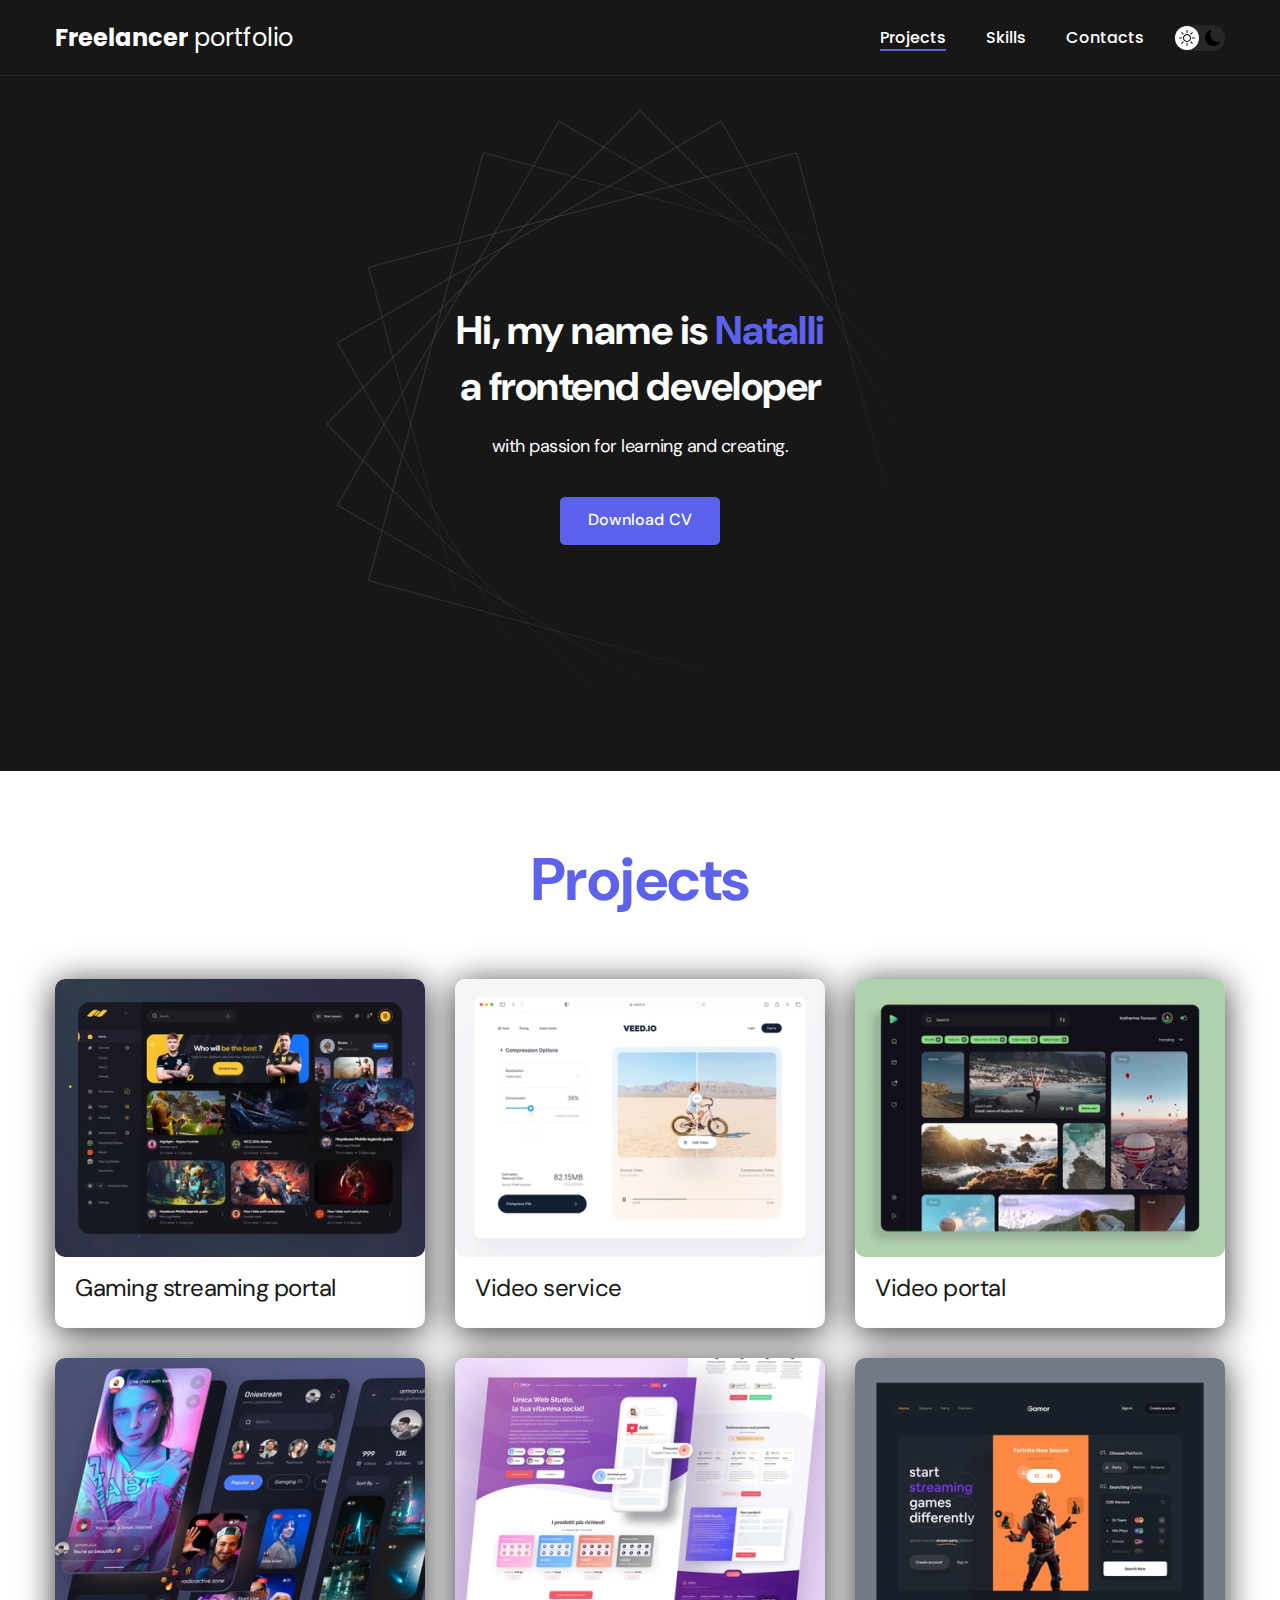
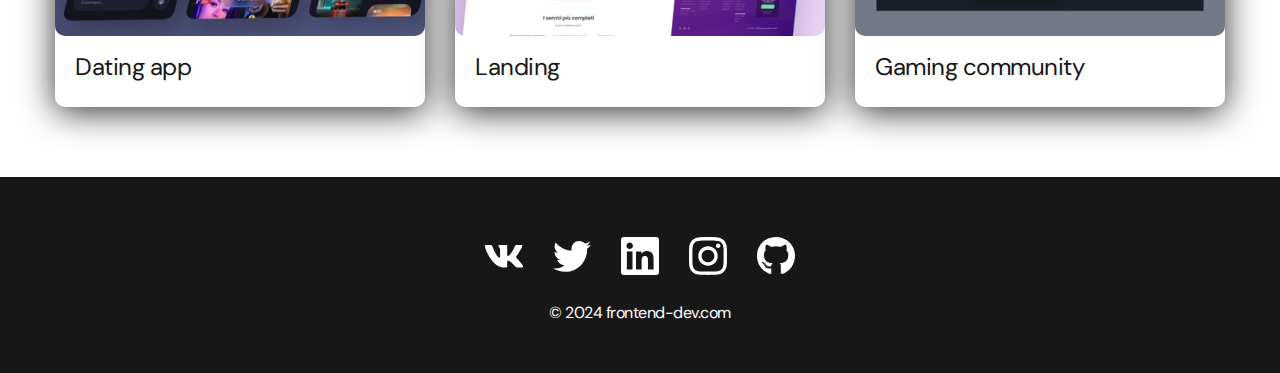
<file: index.html>
<!DOCTYPE html>
<html lang="en">
<head>
    <meta charset="UTF-8">
    <meta http-equiv="X-UA-Compatible" content="IE=edge">
    <meta name="viewport" content="width=device-width, initial-scale=1.0">
    <title>Freelancer portfolio</title>
    <link rel="stylesheet" href="./css/reset.css">
    <link rel="stylesheet" href="./css/main.css">
</head>
<body>
    <nav class="nav">
        <div class="conteiner">
            <div class="nav-row">
                <a href="./index.html" class="logo"><strong>Freelancer</strong> portfolio</a>
                <button class="dark-mode-btn">
                    <img src="./css/img/icon/Sun.svg" alt="light mode" class="dark-mode-btn__icon">
                    <img src="./css/img/icon/Vector.svg" alt="dark mode" class="dark-mode-btn__icon">
                </button>
                <ul class="nav-list">
                    <li class="nav-list__item"><a class="nav-list__link nav-list__link--active "  href="./index.html"> Projects</a></li>
                    <li class="nav-list__item"><a class="nav-list__link" href="./projekt-skils.html"> Skills</a></li> 
                    <li class="nav-list__item"><a class="nav-list__link" href="./projekt-contacts.html"> Contacts</a></li>  
                </ul>
            </div>
        </div>   
    </nav>
    <header class="header">
        <div class="header__wrapper">
            <h1 class="header__title">
                <strong>Hi, my name is <em> Natalli </em></strong><br>
                a frontend developer
            </h1>
            <div class="header__text">
                <p>with passion for learning and creating.</p>
            </div>
            <a href="#!" class="btn">Download CV</a>
         </div>
    </header>
    <main class="section">
        <div class="conteiner">
            <h2 class="title-1">Projects</h2>
            <ul class="projects">
                <li class="project">
                    <a href="./projekt-page.html">
                        <img src="./css/img/projekt/01.jpg" alt="project img" class="projects__img">
                        <h3 class="project__title">Gaming streaming portal</h3>
                    </a>
                </li>
                <li class="project">
                    <a href="projekt-page2.html">
                        <img src="./css/img/projekt/02.jpg" alt="project img" class="projects__img">
                        <h3 class="project__title">Video service</h3>
                    </a>
                </li>
                <li class="project">
                    <a href="projekt-page3.html">
                        <img src="./css/img/projekt/03.jpg" alt="project img" class="projects__img">
                        <h3 class="project__title">Video portal</h3>
                    </a>
                </li>
                <li class="project">
                    <a href="projekt-page4.html">
                        <img src="./css/img/projekt/04.jpg" alt="project img" class="projects__img">
                        <h3 class="project__title">Dating app</h3>
                    </a>
                </li>
                <li class="project">
                    <a href="./projekt-page5.html">
                        <img src="./css/img/projekt/05.jpg" alt="project img" class="projects__img">
                        <h3 class="project__title">Landing</h3>
                    </a>
                </li>
                <li class="project">
                    <a href="./projekt-page6.html">
                        <img src="./css/img/projekt/06.jpg" alt="project img" class="projects__img">
                        <h3 class="project__title">Gaming community</h3>
                    </a>
                </li>
            </ul>
        </div>
    </main>
    <footer class="footer">
        <div class="container">
            <div class="footer__wrapper">
                <ul class="social">
                    <li class="social__item"><a href="#!"><img src="./css/img/icon/vk.svg" alt="Link"></a></li>
                    <li class="social__item"><a href="#!"><img src="./css/img/icon/twitter.svg" alt="Link"></a></li>
                    <li class="social__item"><a href="#!"><img src="./css/img/icon/linkedIn.svg" alt="Link"></a></li>
                    <li class="social__item"><a href="#!"><img src="./css/img/icon/instagram.svg" alt="Link"></a></li>
                    <li class="social__item"><a href="#!"><img src="./css/img/icon/gitHub.svg" alt="Link"></a></li>
                </ul>
                <div class="copyright">
                    <p>© 2024 frontend-dev.com</p>
                </div>
            </div>
        </div>
    </footer>
    <script src="./js/main.js"></script>   
</body>
</html>
</file>
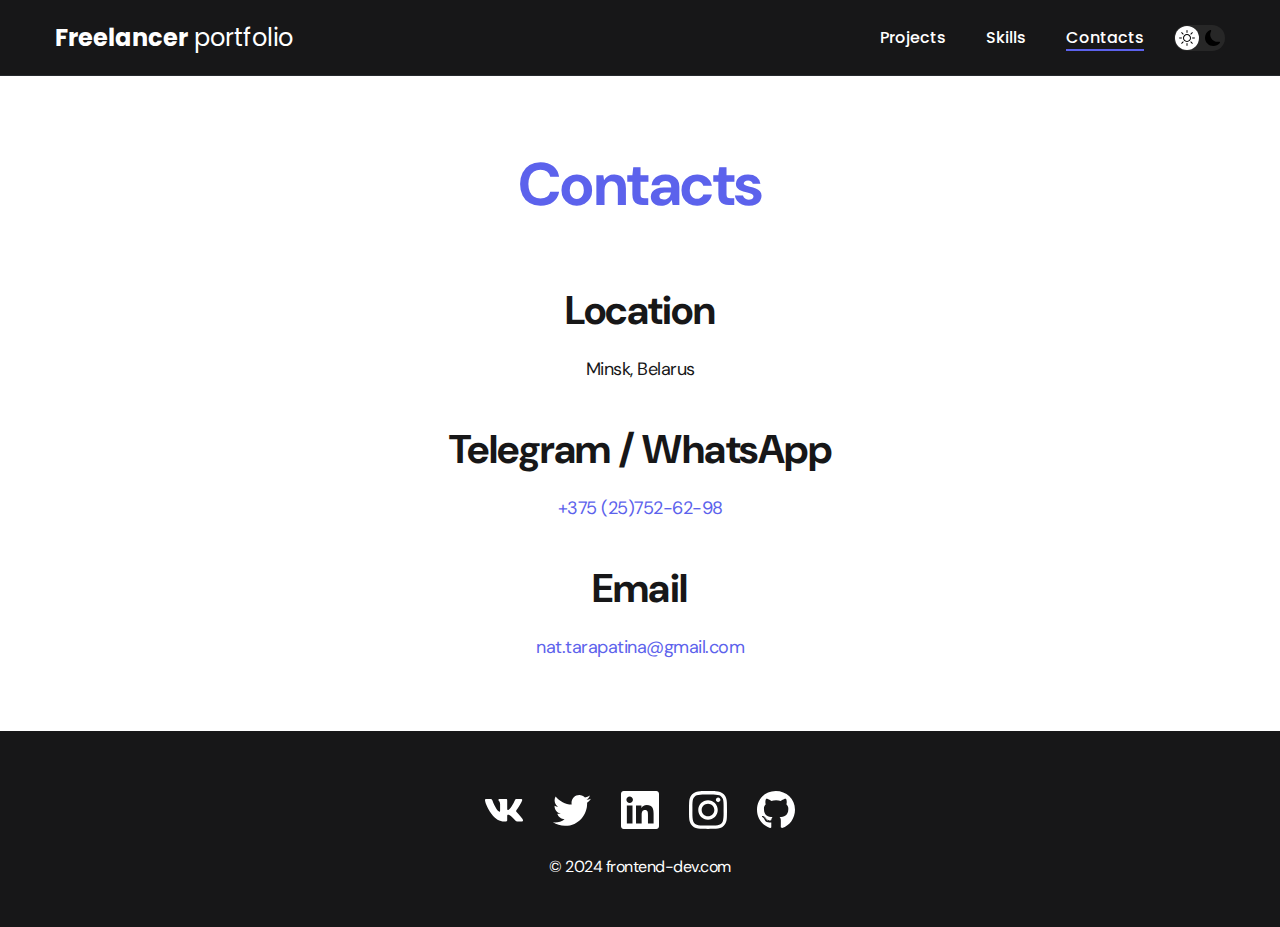
<file: projekt-contacts.html>
<!DOCTYPE html>
<html lang="en">
<head>
    <meta charset="UTF-8">
    <meta http-equiv="X-UA-Compatible" content="IE=edge">
    <meta name="viewport" content="width=device-width, initial-scale=1.0">
    <title>Freelancer portfolio</title>
    <link rel="stylesheet" href="./css/main.css">
    <link rel="stylesheet" href="./css/reset.css">
</head>
<body>
    <nav class="nav">
        <div class="conteiner">
            <div class="nav-row">
                <a href="./index.html" class="logo"><strong>Freelancer</strong> portfolio</a>
                <button class="dark-mode-btn">
                    <img src="./css/img/icon/Sun.svg" alt="light mode" class="dark-mode-btn__icon">
                    <img src="./css/img/icon/Vector.svg" alt="dark mode" class="dark-mode-btn__icon">
                </button>
                <ul class="nav-list">
                    <li class="nav-list__item"><a class="nav-list__link  "  href="./index.html"> Projects</a></li>
                    <li class="nav-list__item"><a class="nav-list__link" href="./projekt-skils.html"> Skills</a></li> 
                    <li class="nav-list__item"><a class="nav-list__link nav-list__link--active" href="./projekt-contacts.html"> Contacts</a></li>  
                </ul>
            </div>
        </div>
        
    </nav>

    <main class="section">
        <div class="container">
                <h1 class="title-1">Contacts</h1>

                <ul class="content-list">
                    <li class="content-list__item">
                        <h2 class="title-2">Location</h2>
                        <p>Minsk, Belarus</p>
                    </li>
                    <li class="content-list__item">
                        <h2 class="title-2">Telegram / WhatsApp</h2>
                        <p><a href="tel:+375257526298">+375 (25)752-62-98</a></p>
                    </li>
                    <li class="content-list__item">
                        <h2 class="title-2">Email</h2>
                        <p><a href="mailto:nat.tarapatina@gmail.com">nat.tarapatina@gmail.com</a></p>
                    </li>
                </ul>

        </div>
    </main>

    <footer class="footer">
        <div class="container">
            <div class="footer__wrapper">
                <ul class="social">
                    <li class="social__item"><a href="#!"><img src="./css/img/icon/vk.svg" alt="Link"></a></li>
                    <li class="social__item"><a href="#!"><img src="./css/img/icon/twitter.svg" alt="Link"></a></li>
                    <li class="social__item"><a href="#!"><img src="./css/img/icon/linkedIn.svg" alt="Link"></a></li>
                    <li class="social__item"><a href="#!"><img src="./css/img/icon/instagram.svg" alt="Link"></a></li>
                    <li class="social__item"><a href="#!"><img src="./css/img/icon/gitHub.svg" alt="Link"></a></li>
                </ul>
                <div class="copyright">
                    <p>© 2024 frontend-dev.com</p>
                </div>
            </div>
        </div>
    </footer>
    <script src="./js/main.js"></script>

</body>
</html>
</file>
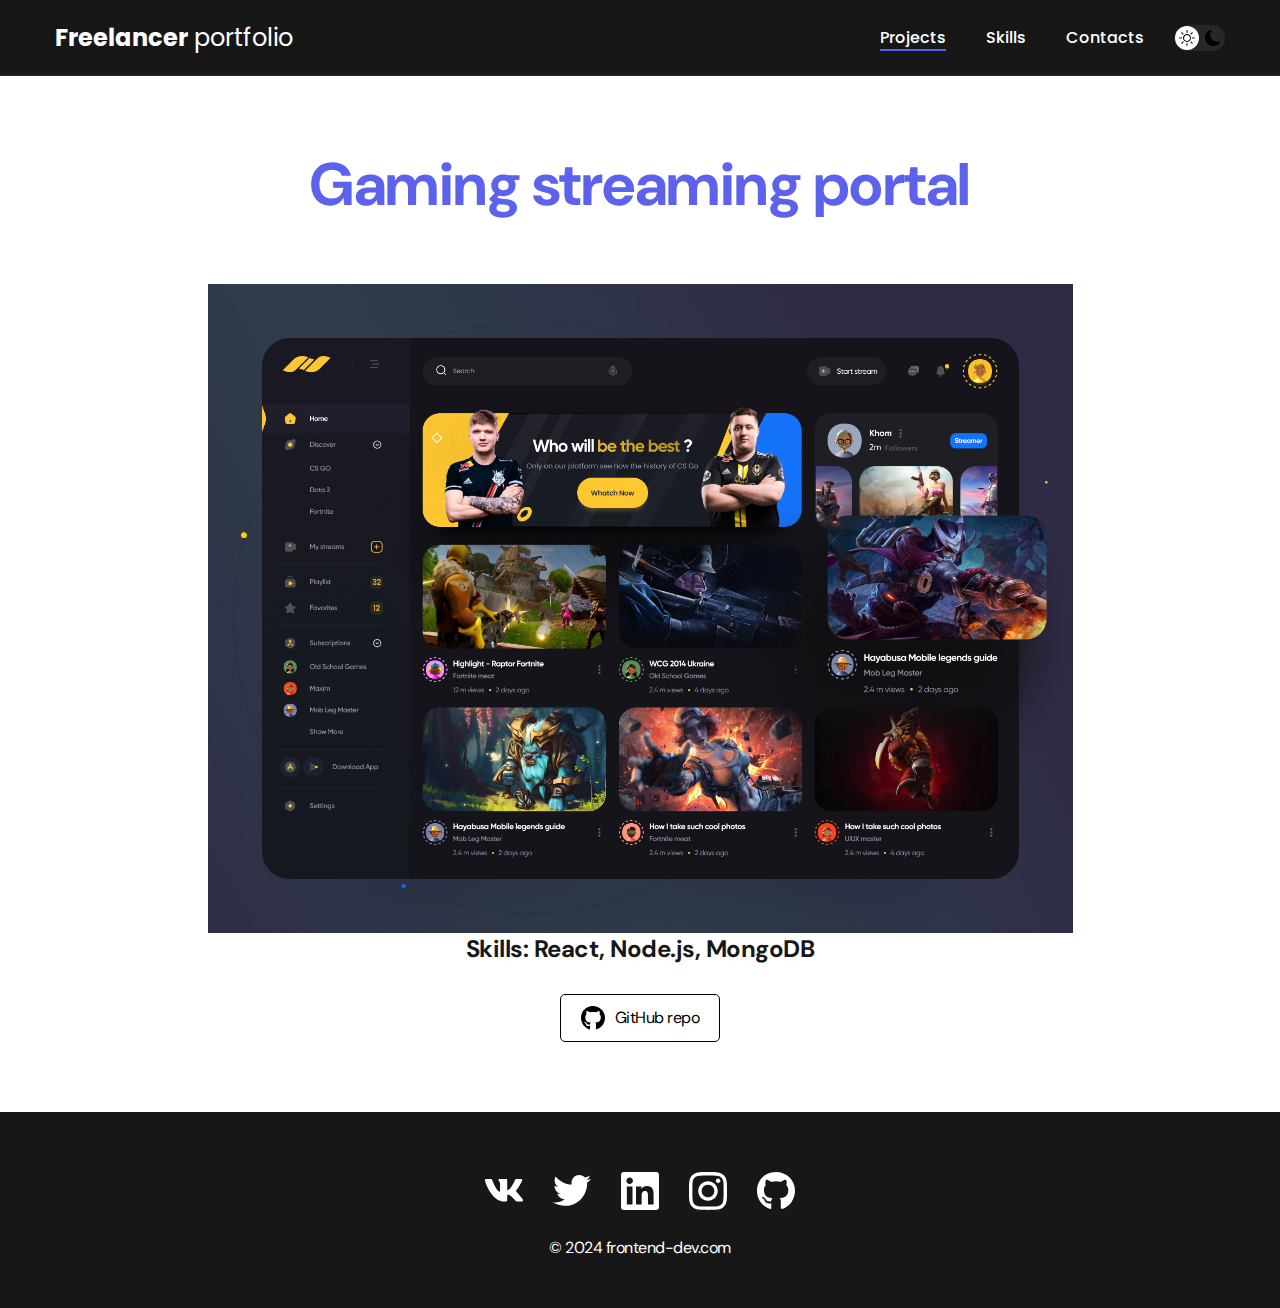
<file: projekt-page.html>
<!DOCTYPE html>
<html lang="en">
<head>
    <meta charset="UTF-8">
    <meta http-equiv="X-UA-Compatible" content="IE=edge">
    <meta name="viewport" content="width=device-width, initial-scale=1.0">
    <title>Freelancer portfolio</title>
    <link rel="stylesheet" href="./css/reset.css">
    <link rel="stylesheet" href="./css/main.css">
</head>
<body>
    <nav class="nav">
        <div class="conteiner">
            <div class="nav-row">
                <a href="./index.html" class="logo"><strong>Freelancer</strong> portfolio</a>
                <button class="dark-mode-btn">
                    <img src="./css/img/icon/Sun.svg" alt="light mode" class="dark-mode-btn__icon">
                    <img src="./css/img/icon/Vector.svg" alt="dark mode" class="dark-mode-btn__icon">
                </button>
                <ul class="nav-list">
                    <li class="nav-list__item"><a class="nav-list__link nav-list__link--active "  href="./index.html"> Projects</a></li>
                    <li class="nav-list__item"><a class="nav-list__link" href="./projekt-skils.html"> Skills</a></li> 
                    <li class="nav-list__item"><a class="nav-list__link" href="./projekt-contacts.html"> Contacts</a></li>  
                </ul>
            </div>
        </div>
        
    </nav>
    <main class="section">
        <div class="conteiner">
            <div class="projekt-details">
                <h1 class="title-1">Gaming streaming portal</h1>
                    <img src="./css/img/projekt/01-big.jpg" alt="01big" class="progerk-details__img">
                <div class="progerk-details__desc">
                    <p>Skills: React, Node.js, MongoDB</p>
                </div>
                <a href="#!" class="btn-outline">
                    <img src="./css/img/icon/gitHub-black (1).svg" alt="">
                    GitHub repo
                </a>
            </div>    
        </div>
    </main>
    <footer class="footer">
        <div class="container">
            <div class="footer__wrapper">
                <ul class="social">
                    <li class="social__item"><a href="#!"><img src="./css/img/icon/vk.svg" alt="Link"></a></li>
                    <li class="social__item"><a href="#!"><img src="./css/img/icon/twitter.svg" alt="Link"></a></li>
                    <li class="social__item"><a href="#!"><img src="./css/img/icon/linkedIn.svg" alt="Link"></a></li>
                    <li class="social__item"><a href="#!"><img src="./css/img/icon/instagram.svg" alt="Link"></a></li>
                    <li class="social__item"><a href="#!"><img src="./css/img/icon/gitHub.svg" alt="Link"></a></li>
                </ul>
                <div class="copyright">
                    <p>© 2024 frontend-dev.com</p>
                </div>
            </div>
        </div>
    </footer>
    <script src="./js/main.js"></script>   
</body>
</html>
</file>
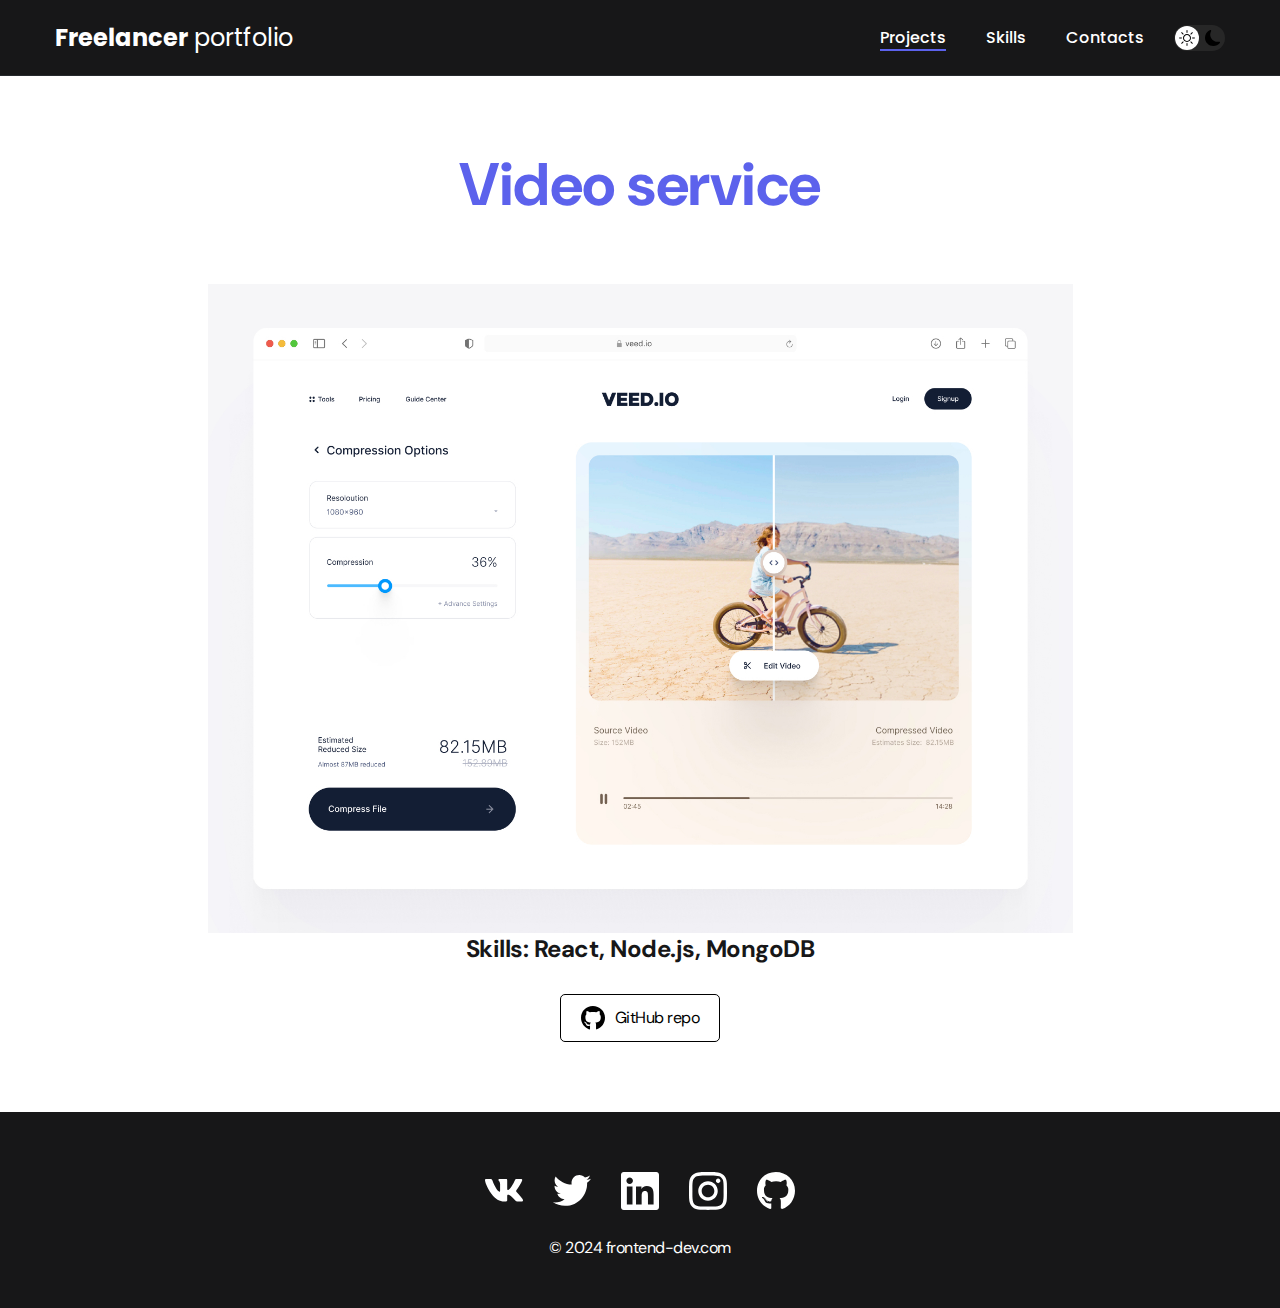
<file: projekt-page2.html>
<!DOCTYPE html>
<html lang="en">
<head>
    <meta charset="UTF-8">
    <meta http-equiv="X-UA-Compatible" content="IE=edge">
    <meta name="viewport" content="width=device-width, initial-scale=1.0">
    <title>Freelancer portfolio</title>
    <link rel="stylesheet" href="./css/reset.css">
    <link rel="stylesheet" href="./css/main.css">
</head>
<body>
    <nav class="nav">
        <div class="conteiner">
            <div class="nav-row">
                <a href="./index.html" class="logo"><strong>Freelancer</strong> portfolio</a>
                <button class="dark-mode-btn">
                    <img src="./css/img/icon/Sun.svg" alt="light mode" class="dark-mode-btn__icon">
                    <img src="./css/img/icon/Vector.svg" alt="dark mode" class="dark-mode-btn__icon">
                </button>
                <ul class="nav-list">
                    <li class="nav-list__item"><a class="nav-list__link nav-list__link--active "  href="./index.html"> Projects</a></li>
                    <li class="nav-list__item"><a class="nav-list__link" href="./projekt-skils.html"> Skills</a></li> 
                    <li class="nav-list__item"><a class="nav-list__link" href="./projekt-contacts.html"> Contacts</a></li>  
                </ul>
            </div>
        </div>
        
    </nav>
    <main class="section">
        <div class="conteiner">
            <div class="projekt-details">
                <h1 class="title-1">Video service</h1>
                    <img src="./css/img/projekt/02-big.jpg" alt="01big" class="progerk-details__img">
                <div class="progerk-details__desc">
                    <p>Skills: React, Node.js, MongoDB</p>
                </div>
                <a href="#!" class="btn-outline">
                    <img src="./css/img/icon/gitHub-black (1).svg" alt="">
                    GitHub repo
                </a>
            </div>    
        </div>
    </main>
    <footer class="footer">
        <div class="container">
            <div class="footer__wrapper">
                <ul class="social">
                    <li class="social__item"><a href="#!"><img src="./css/img/icon/vk.svg" alt="Link"></a></li>
                    <li class="social__item"><a href="#!"><img src="./css/img/icon/twitter.svg" alt="Link"></a></li>
                    <li class="social__item"><a href="#!"><img src="./css/img/icon/linkedIn.svg" alt="Link"></a></li>
                    <li class="social__item"><a href="#!"><img src="./css/img/icon/instagram.svg" alt="Link"></a></li>
                    <li class="social__item"><a href="#!"><img src="./css/img/icon/gitHub.svg" alt="Link"></a></li>
                </ul>
                <div class="copyright">
                    <p>© 2024 frontend-dev.com</p>
                </div>
            </div>
        </div>
    </footer>
    <script src="./js/main.js"></script>
    
</body>
</html>
</file>
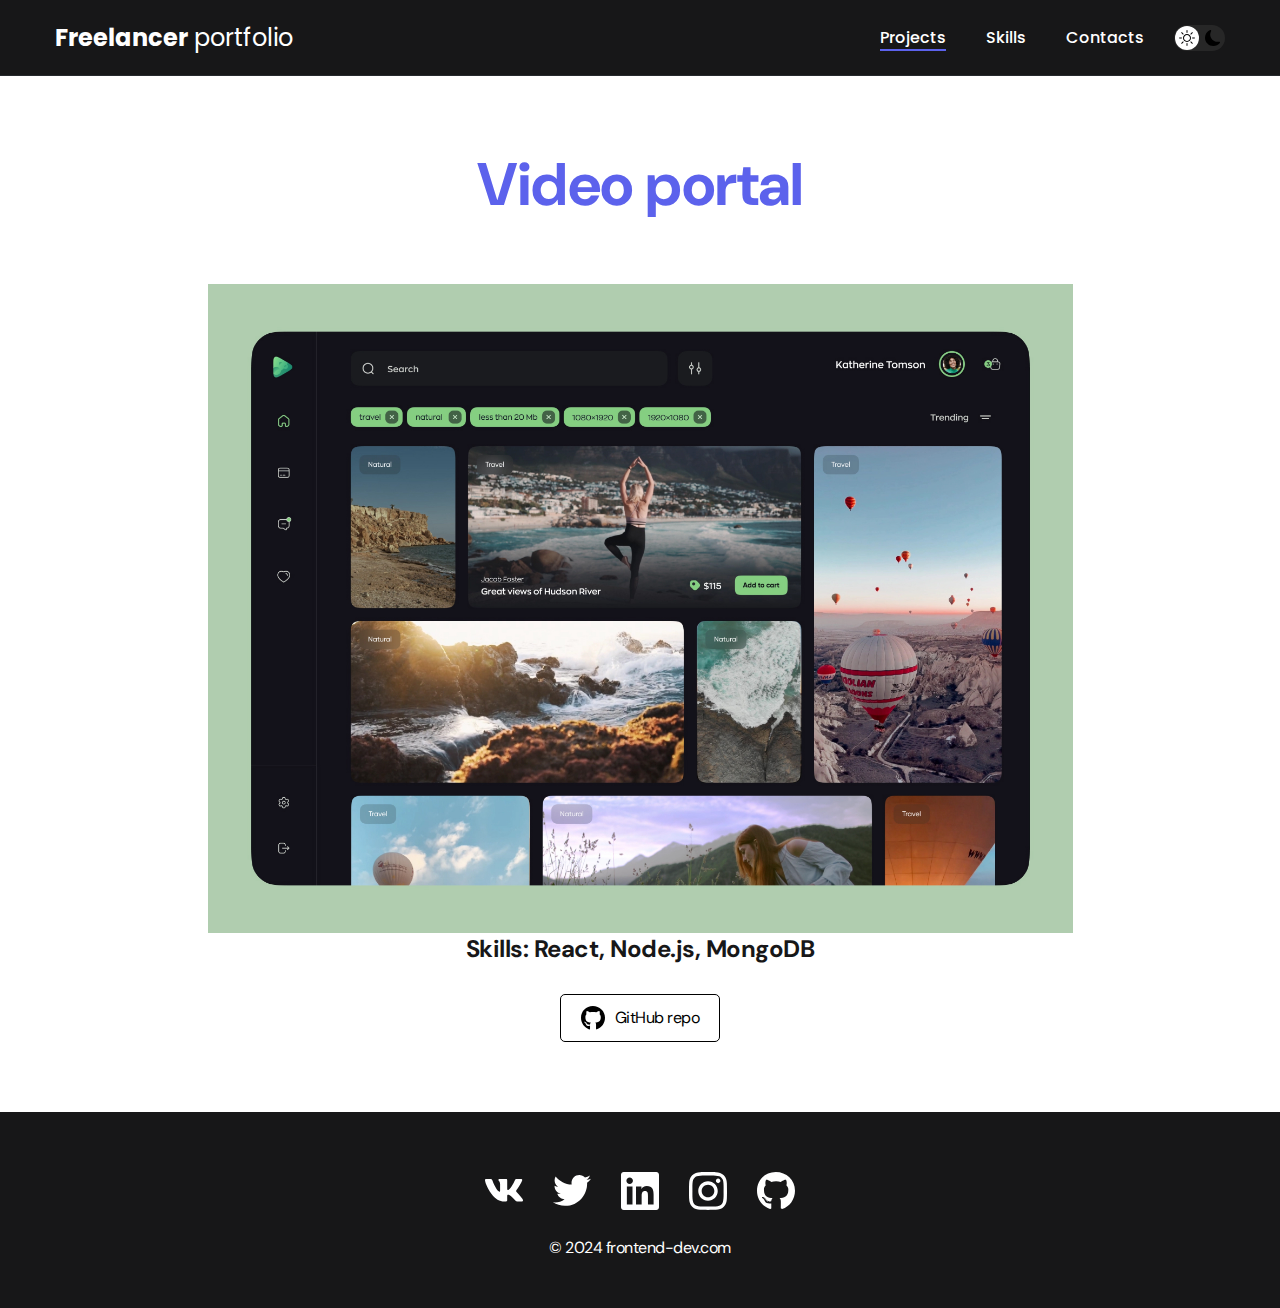
<file: projekt-page3.html>
<!DOCTYPE html>
<html lang="en">
<head>
    <meta charset="UTF-8">
    <meta http-equiv="X-UA-Compatible" content="IE=edge">
    <meta name="viewport" content="width=device-width, initial-scale=1.0">
    <title>Freelancer portfolio</title>
    <link rel="stylesheet" href="./css/reset.css">
    <link rel="stylesheet" href="./css/main.css">
</head>
<body>
    <nav class="nav">
        <div class="conteiner">
            <div class="nav-row">
                <a href="./index.html" class="logo"><strong>Freelancer</strong> portfolio</a>
                <button class="dark-mode-btn">
                    <img src="./css/img/icon/Sun.svg" alt="light mode" class="dark-mode-btn__icon">
                    <img src="./css/img/icon/Vector.svg" alt="dark mode" class="dark-mode-btn__icon">
                </button>
                <ul class="nav-list">
                    <li class="nav-list__item"><a class="nav-list__link nav-list__link--active "  href="./index.html"> Projects</a></li>
                    <li class="nav-list__item"><a class="nav-list__link" href="./projekt-skils.html"> Skills</a></li> 
                    <li class="nav-list__item"><a class="nav-list__link" href="./projekt-contacts.html"> Contacts</a></li>  
                </ul>
            </div>
        </div>
        
    </nav>
    <main class="section">
        <div class="conteiner">
            <div class="projekt-details">
                <h1 class="title-1">Video portal</h1>
                    <img src="./css/img/projekt/03-big.jpg" alt="01big" class="progerk-details__img">
                <div class="progerk-details__desc">
                    <p>Skills: React, Node.js, MongoDB</p>
                </div>
                <a href="#!" class="btn-outline">
                    <img src="./css/img/icon/gitHub-black (1).svg" alt="">
                    GitHub repo
                </a>
            </div>    
        </div>
    </main>
    <footer class="footer">
        <div class="container">
            <div class="footer__wrapper">
                <ul class="social">
                    <li class="social__item"><a href="#!"><img src="./css/img/icon/vk.svg" alt="Link"></a></li>
                    <li class="social__item"><a href="#!"><img src="./css/img/icon/twitter.svg" alt="Link"></a></li>
                    <li class="social__item"><a href="#!"><img src="./css/img/icon/linkedIn.svg" alt="Link"></a></li>
                    <li class="social__item"><a href="#!"><img src="./css/img/icon/instagram.svg" alt="Link"></a></li>
                    <li class="social__item"><a href="#!"><img src="./css/img/icon/gitHub.svg" alt="Link"></a></li>
                </ul>
                <div class="copyright">
                    <p>© 2024 frontend-dev.com</p>
                </div>
            </div>
        </div>
    </footer>
    <script src="./js/main.js"></script>

    
</body>
</html>
</file>
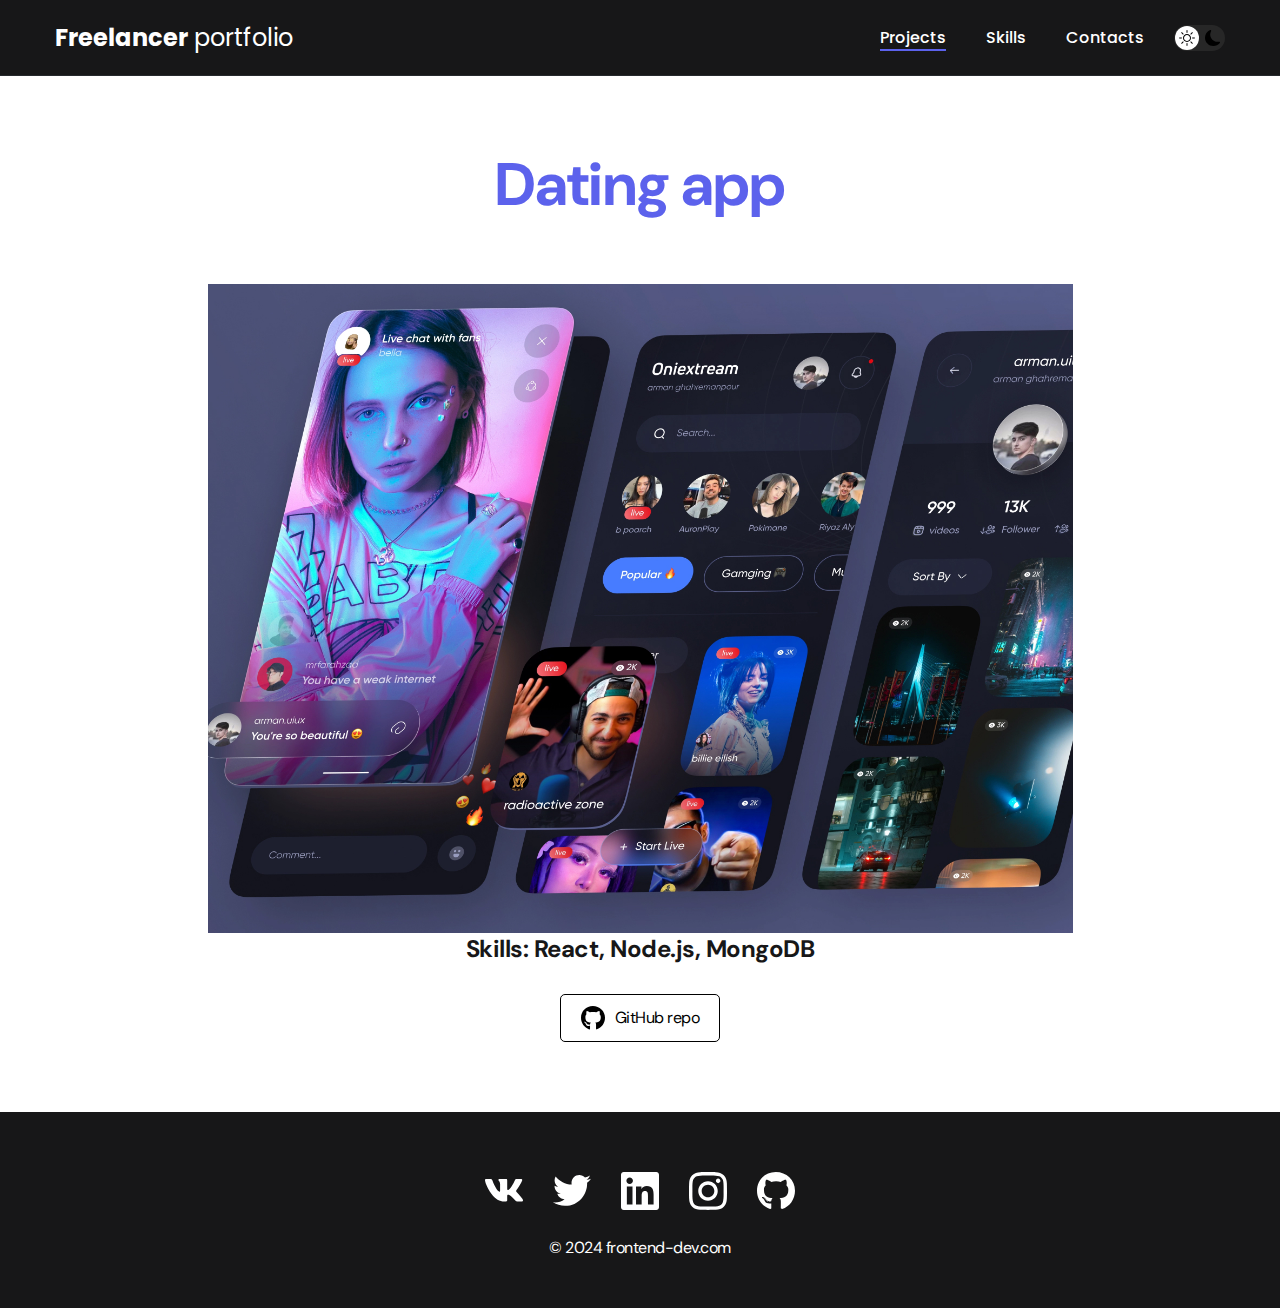
<file: projekt-page4.html>
<!DOCTYPE html>
<html lang="en">
<head>
    <meta charset="UTF-8">
    <meta http-equiv="X-UA-Compatible" content="IE=edge">
    <meta name="viewport" content="width=device-width, initial-scale=1.0">
    <title>Freelancer portfolio</title>
    <link rel="stylesheet" href="./css/reset.css">
    <link rel="stylesheet" href="./css/main.css">
</head>
<body>
    <nav class="nav">
        <div class="conteiner">
            <div class="nav-row">
                <a href="./index.html" class="logo"><strong>Freelancer</strong> portfolio</a>
                <button class="dark-mode-btn">
                    <img src="./css/img/icon/Sun.svg" alt="light mode" class="dark-mode-btn__icon">
                    <img src="./css/img/icon/Vector.svg" alt="dark mode" class="dark-mode-btn__icon">
                </button>
                <ul class="nav-list">
                    <li class="nav-list__item"><a class="nav-list__link nav-list__link--active "  href="./index.html"> Projects</a></li>
                    <li class="nav-list__item"><a class="nav-list__link" href="./projekt-skils.html"> Skills</a></li> 
                    <li class="nav-list__item"><a class="nav-list__link" href="./projekt-contacts.html"> Contacts</a></li>  
                </ul>
            </div>
        </div>
        
    </nav>
    <main class="section">
        <div class="conteiner">
            <div class="projekt-details">
                <h1 class="title-1">Dating app</h1>
                    <img src="./css/img/projekt/04-big.jpg" alt="01big" class="progerk-details__img">
                <div class="progerk-details__desc">
                    <p>Skills: React, Node.js, MongoDB</p>
                </div>
                <a href="#!" class="btn-outline">
                    <img src="./css/img/icon/gitHub-black (1).svg" alt="">
                    GitHub repo
                </a>
            </div>    
        </div>
    </main>
    <footer class="footer">
        <div class="container">
            <div class="footer__wrapper">
                <ul class="social">
                    <li class="social__item"><a href="#!"><img src="./css/img/icon/vk.svg" alt="Link"></a></li>
                    <li class="social__item"><a href="#!"><img src="./css/img/icon/twitter.svg" alt="Link"></a></li>
                    <li class="social__item"><a href="#!"><img src="./css/img/icon/linkedIn.svg" alt="Link"></a></li>
                    <li class="social__item"><a href="#!"><img src="./css/img/icon/instagram.svg" alt="Link"></a></li>
                    <li class="social__item"><a href="#!"><img src="./css/img/icon/gitHub.svg" alt="Link"></a></li>
                </ul>
                <div class="copyright">
                    <p>© 2024 frontend-dev.com</p>
                </div>
            </div>
        </div>
    </footer>
    <script src="./js/main.js"></script>
    
</body>
</html>
</file>
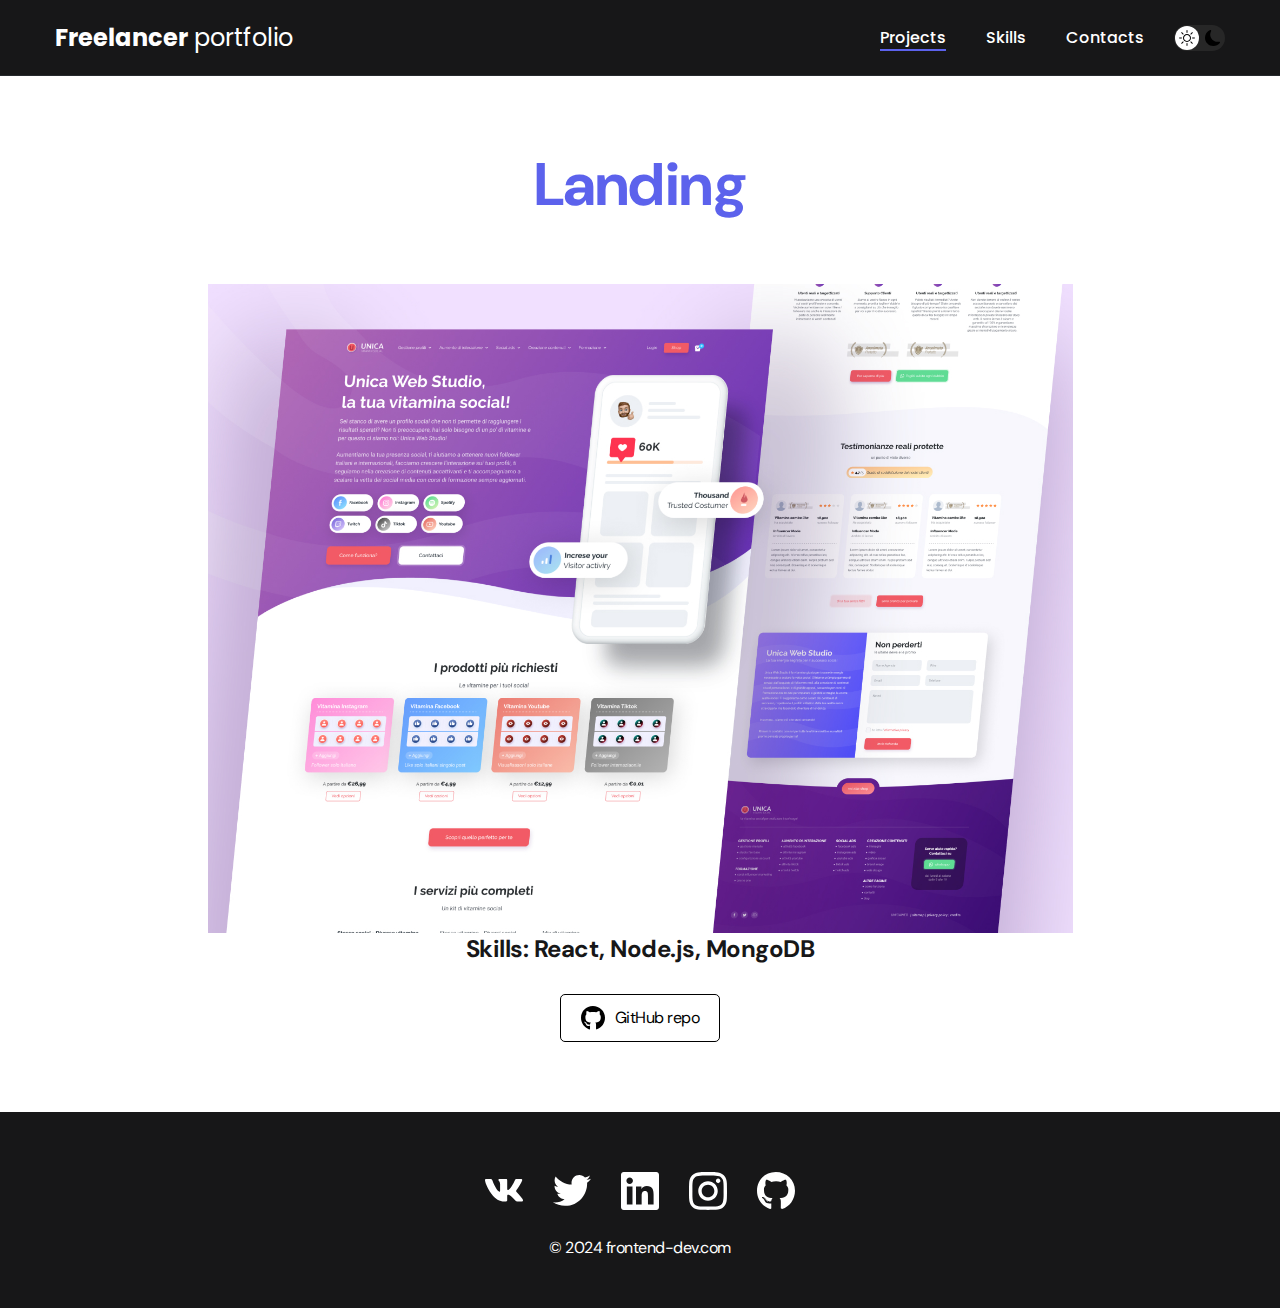
<file: projekt-page5.html>
<!DOCTYPE html>
<html lang="en">
<head>
    <meta charset="UTF-8">
    <meta http-equiv="X-UA-Compatible" content="IE=edge">
    <meta name="viewport" content="width=device-width, initial-scale=1.0">
    <title>Freelancer portfolio</title>
    <link rel="stylesheet" href="./css/reset.css">
    <link rel="stylesheet" href="./css/main.css">
</head>
<body>
    <nav class="nav">
        <div class="conteiner">
            <div class="nav-row">
                <a href="./index.html" class="logo"><strong>Freelancer</strong> portfolio</a>
                <button class="dark-mode-btn">
                    <img src="./css/img/icon/Sun.svg" alt="light mode" class="dark-mode-btn__icon">
                    <img src="./css/img/icon/Vector.svg" alt="dark mode" class="dark-mode-btn__icon">
                </button>
                <ul class="nav-list">
                    <li class="nav-list__item"><a class="nav-list__link nav-list__link--active "  href="./index.html"> Projects</a></li>
                    <li class="nav-list__item"><a class="nav-list__link" href="./projekt-skils.html"> Skills</a></li> 
                    <li class="nav-list__item"><a class="nav-list__link" href="./projekt-contacts.html"> Contacts</a></li>  
                </ul>
            </div>
        </div>
        
    </nav>
    <main class="section">
        <div class="conteiner">
            <div class="projekt-details">
                <h1 class="title-1">Landing</h1>
                    <img src="./css/img/projekt/05-big.jpg" alt="01big" class="progerk-details__img">
                <div class="progerk-details__desc">
                    <p>Skills: React, Node.js, MongoDB</p>
                </div>
                <a href="#!" class="btn-outline">
                    <img src="./css/img/icon/gitHub-black (1).svg" alt="">
                    GitHub repo
                </a>
            </div>    
        </div>
    </main>
    <footer class="footer">
        <div class="container">
            <div class="footer__wrapper">
                <ul class="social">
                    <li class="social__item"><a href="#!"><img src="./css/img/icon/vk.svg" alt="Link"></a></li>
                    <li class="social__item"><a href="#!"><img src="./css/img/icon/twitter.svg" alt="Link"></a></li>
                    <li class="social__item"><a href="#!"><img src="./css/img/icon/linkedIn.svg" alt="Link"></a></li>
                    <li class="social__item"><a href="#!"><img src="./css/img/icon/instagram.svg" alt="Link"></a></li>
                    <li class="social__item"><a href="#!"><img src="./css/img/icon/gitHub.svg" alt="Link"></a></li>
                </ul>
                <div class="copyright">
                    <p>© 2024 frontend-dev.com</p>
                </div>
            </div>
        </div>
    </footer>
    <script src="./js/main.js"></script>

    
</body>
</html>
</file>
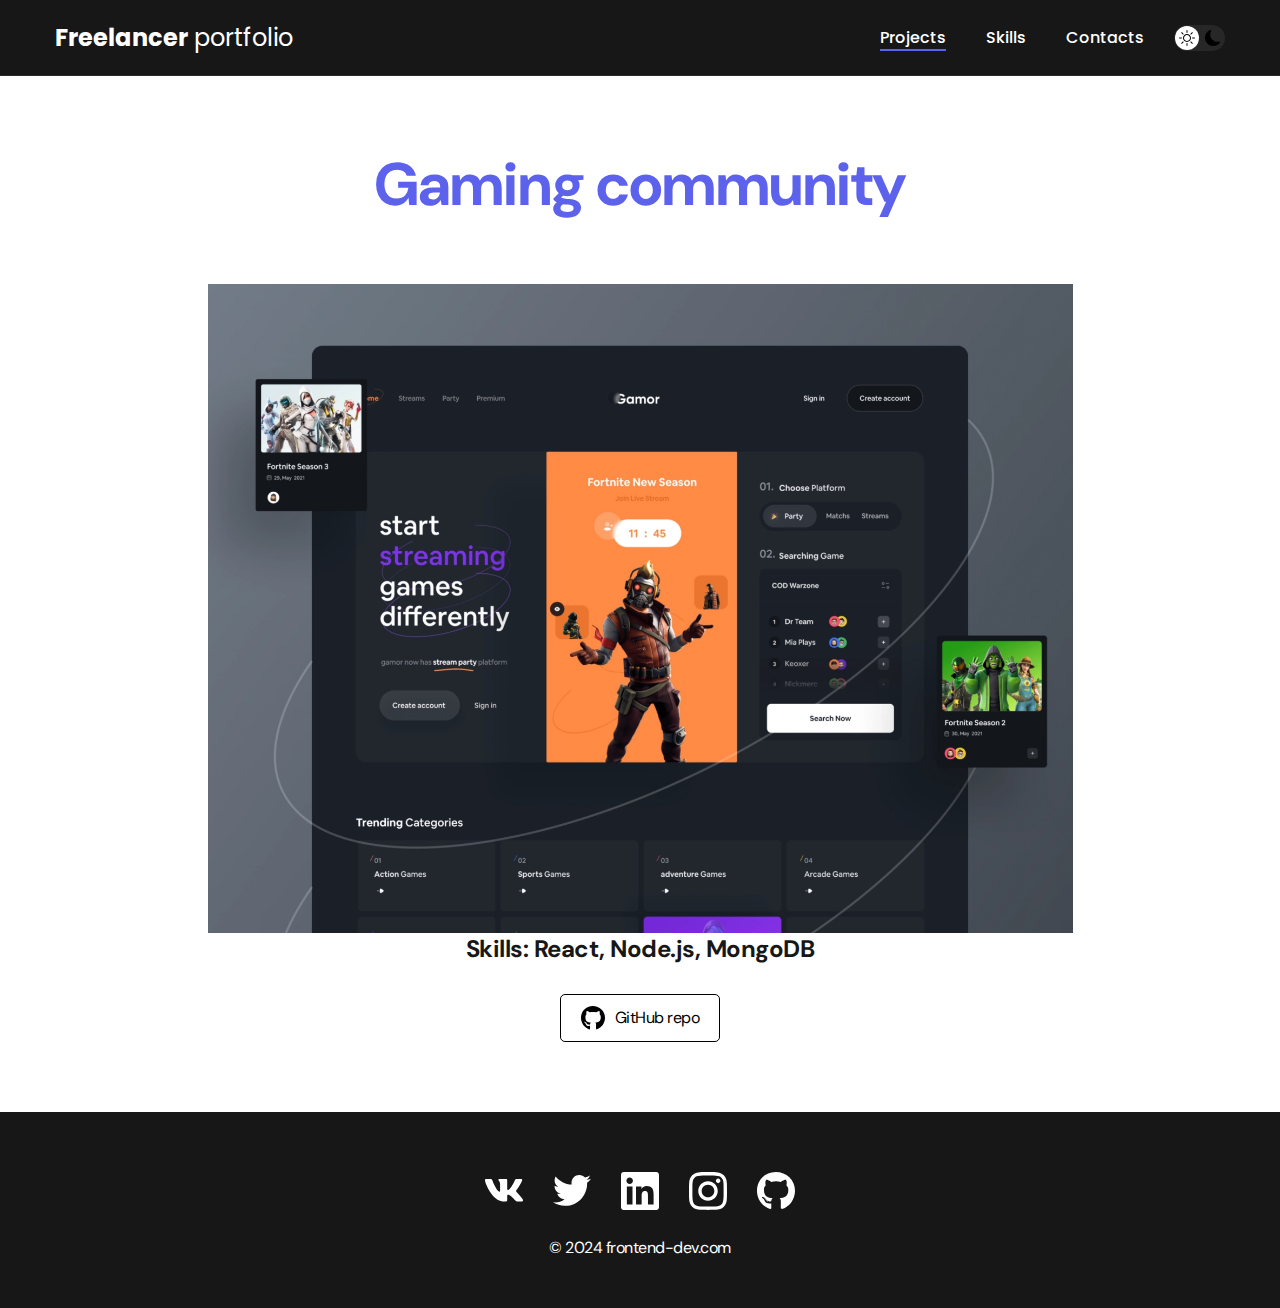
<file: projekt-page6.html>
<!DOCTYPE html>
<html lang="en">
<head>
    <meta charset="UTF-8">
    <meta http-equiv="X-UA-Compatible" content="IE=edge">
    <meta name="viewport" content="width=device-width, initial-scale=1.0">
    <title>Freelancer portfolio</title>
    <link rel="stylesheet" href="./css/reset.css">
    <link rel="stylesheet" href="./css/main.css">
</head>
<body>
    <nav class="nav">
        <div class="conteiner">
            <div class="nav-row">
                <a href="./index.html" class="logo"><strong>Freelancer</strong> portfolio</a>
                <button class="dark-mode-btn">
                    <img src="./css/img/icon/Sun.svg" alt="light mode" class="dark-mode-btn__icon">
                    <img src="./css/img/icon/Vector.svg" alt="dark mode" class="dark-mode-btn__icon">
                </button>
                <ul class="nav-list">
                    <li class="nav-list__item"><a class="nav-list__link nav-list__link--active "  href="./index.html"> Projects</a></li>
                    <li class="nav-list__item"><a class="nav-list__link" href="./projekt-skils.html"> Skills</a></li> 
                    <li class="nav-list__item"><a class="nav-list__link" href="./projekt-contacts.html"> Contacts</a></li>  
                </ul>
            </div>
        </div>
        
    </nav>
    <main class="section">
        <div class="conteiner">
            <div class="projekt-details">
                <h1 class="title-1">Gaming community</h1>
                    <img src="./css/img/projekt/06-big.jpg" alt="01big" class="progerk-details__img">
                <div class="progerk-details__desc">
                    <p>Skills: React, Node.js, MongoDB</p>
                </div>
                <a href="#!" class="btn-outline">
                    <img src="./css/img/icon/gitHub-black (1).svg" alt="">
                    GitHub repo
                </a>
            </div>    
        </div>
    </main>
    <footer class="footer">
        <div class="container">
            <div class="footer__wrapper">
                <ul class="social">
                    <li class="social__item"><a href="#!"><img src="./css/img/icon/vk.svg" alt="Link"></a></li>
                    <li class="social__item"><a href="#!"><img src="./css/img/icon/twitter.svg" alt="Link"></a></li>
                    <li class="social__item"><a href="#!"><img src="./css/img/icon/linkedIn.svg" alt="Link"></a></li>
                    <li class="social__item"><a href="#!"><img src="./css/img/icon/instagram.svg" alt="Link"></a></li>
                    <li class="social__item"><a href="#!"><img src="./css/img/icon/gitHub.svg" alt="Link"></a></li>
                </ul>
                <div class="copyright">
                    <p>© 2024 frontend-dev.com</p>
                </div>
            </div>
        </div>
    </footer>
    <script src="./js/main.js"></script>
    
</body>
</html>
</file>
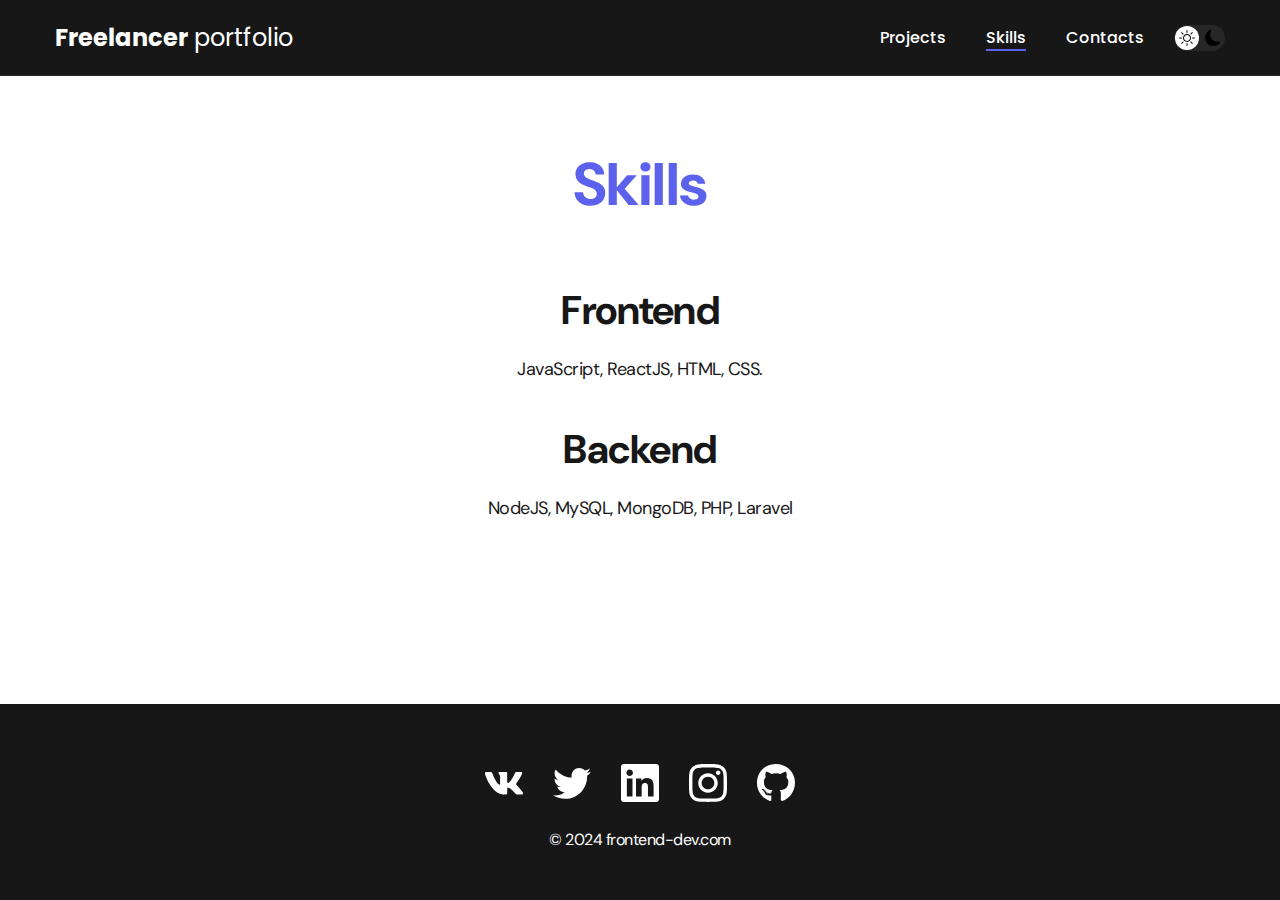
<file: projekt-skils.html>
<!DOCTYPE html>
<html lang="en">
<head>
    <meta charset="UTF-8">
    <meta http-equiv="X-UA-Compatible" content="IE=edge">
    <meta name="viewport" content="width=device-width, initial-scale=1.0">
    <title>Freelancer portfolio</title>
    <link rel="stylesheet" href="./css/main.css">
    <link rel="stylesheet" href="./css/reset.css">
</head>
<body>
    <nav class="nav">
        <div class="conteiner">
            <div class="nav-row">
                <a href="./index.html" class="logo"><strong>Freelancer</strong> portfolio</a>
                <button class="dark-mode-btn">
                    <img src="./css/img/icon/Sun.svg" alt="light mode" class="dark-mode-btn__icon">
                    <img src="./css/img/icon/Vector.svg" alt="dark mode" class="dark-mode-btn__icon">
                </button>
                <ul class="nav-list">
                    <li class="nav-list__item"><a class="nav-list__link "  href="./index.html"> Projects</a></li>
                    <li class="nav-list__item"><a class="nav-list__link nav-list__link--active " href="./projekt-skils.html"> Skills</a></li> 
                    <li class="nav-list__item"><a class="nav-list__link" href="./projekt-contacts.html"> Contacts</a></li>  
                </ul>
            </div>
        </div>
        
    </nav>

    <main class="section">
        <div class="container">
                <h1 class="title-1">Skills</h1>

                <ul class="content-list">
                    <li class="content-list__item">
                        <h2 class="title-2">Frontend</h2>
                        <p>JavaScript, ReactJS, HTML, CSS.</p>
                    </li>
                    <li class="content-list__item">
                        <h2 class="title-2">Backend</h2>
                        <p>NodeJS, MySQL, MongoDB, PHP, Laravel</p>
                    </li>
                </ul>

        </div>
    </main>

    <footer class="footer">
        <div class="container">
            <div class="footer__wrapper">
                <ul class="social">
                    <li class="social__item"><a href="#!"><img src="./css/img/icon/vk.svg" alt="Link"></a></li>
                    <li class="social__item"><a href="#!"><img src="./css/img/icon/twitter.svg" alt="Link"></a></li>
                    <li class="social__item"><a href="#!"><img src="./css/img/icon/linkedIn.svg" alt="Link"></a></li>
                    <li class="social__item"><a href="#!"><img src="./css/img/icon/instagram.svg" alt="Link"></a></li>
                    <li class="social__item"><a href="#!"><img src="./css/img/icon/gitHub.svg" alt="Link"></a></li>
                </ul>
                <div class="copyright">
                    <p>© 2024  frontend-dev.com</p>
                </div>
            </div>
        </div>
    </footer>
    <script src="./js/main.js"></script>
</body>
</html>   
</body>
</html>
</file>
<file: css/main.css>
@import url('https://fonts.googleapis.com/css2?family=DM+Sans:ital,opsz,wght@0,9..40,100..1000;1,9..40,100..1000&family=Poppins:ital,wght@0,100;0,200;0,300;0,400;0,500;0,600;0,700;0,800;0,900;1,100;1,200;1,300;1,400;1,500;1,600;1,700;1,800;1,900&display=swap');

/*font-family: "DM Sans", sans-serif;
  font-family: "Poppins", sans-serif;*/

:root {
  --blackpure: #000;
  --black: #171718;
  --black-border: #26292D;
  --white:#fff;
  --purple:#5C62EC;
  --text-color:var(--black);
  --dark-bg: var(--black);
  --dark-border:var(--black-border);
  --header-text:var(--white);
  --accent:var(--purple);
  /*line mode*/
  --page-bg:var(--white);
  --text-color:var(--black);
  --title-1:var(--accent);
  --project-card-bg:var(--white);
  --projekt-card-text:var(--black);
  --box-shadow: 0px 5px 35px #rgba(0, 0, 0, 0.25);

}
 /*general*/
.dark {
  /*dark mode*/
  --page-bg: #252526;
  --text-color:var(--white);
  --title-1:var(--white);
  --project-card-bg:var(--black);
  --projekt-card-text:var(--white);
  --box-shadow: 0px 5px 35px #rgba(0, 0, 0, 0.8);

}

html,body {
  display: flex;
  flex-direction: column;
  min-height: 100vh;
  font-family: 'DM Sans', sans-serif;
  letter-spacing: -0.5px;
  /*Light mode*/
  background-color: var(--page-bg);
  color: var(--text-color);
    
}

.conteiner {
  margin: 0 auto;
  padding: 0 15px;
  max-width: 1200px;
 }
.title-1 {
  margin-bottom: 60px;
  font-size: 60px;
  font-weight: 700;
  line-height: 1.3;
  color: var(--title-1);
  text-align: center;
}
.title-2 {
  margin-bottom: 20px;
  font-size: 40px;
  line-height: 1.3;
  font-weight: 700; 
  
}

.section {
  padding: 70px 0;
  
}


  /*nav*/
.nav {
  padding: 20px 0;
  border-bottom: 1px solid var(--dark-border);
  background-color: var(--dark-bg);
  color: var(--header-text);
  letter-spacing: normal;
}

.nav-row {
  display: flex;
  justify-content: flex-end;
  align-items: center;
  column-gap: 30px;
  row-gap: 20px;
  flex-wrap: wrap;
}

.logo {
  margin-right: auto;
  color: var(--header-text);
  font-size: 24px;
  font-family: 'Poppins', sans-serif;
}

.logo strong {
  font-weight: 700;
}

.nav-list {
  display: flex;
  flex-wrap: wrap;
  row-gap: 10px;
  align-items: center;
  column-gap: 40px;
  font-size: 16px;
  font-weight: 500;
  font-family: 'Poppins', sans-serif;
}

.nav-list__link {
  color: var(--header-text);
  transition: opacity 0.2s ease-in;
}

.nav-list__link:hover {
  opacity: 0.8;
}

.nav-list__link--active {
  position: relative;
}

.nav-list__link--active::before {
  content: "";
  position: absolute;
  left: 0;
  top: 100%;
  display: block;
  height: 2px;
  width: 100%;
  background-color: var(--accent);
}
  /*Dark mode btn*/
.dark-mode-btn {
  order: 9;
  position: relative;
  display: flex;
  justify-content: space-between;
  width: 51px;
  height: 26px;
  border-radius: 50px;
  background-color: #272727;
  padding: 5px;
}
.dark-mode-btn::before {
  content: "";
  position: absolute;
  top: 1px;
  left: 1px;
  display: block;
  width: 24px;
  height: 24px;
  border-radius: 50%;
  background-color: var(--white);
  transition: left 0.2s;
}
.dark-mode-btn--active::before {
  left: 26px;

}
.dark-mode-btn__icon {
  position: relative;
  z-index: 9;
}

  /*header*/
.header {
  padding: 40px 0;
  min-height: 695px;
  display: flex;
  justify-content: center;
  align-items: center;
  background-color: var(--dark-bg);
  background-image: url('./img/header-bg.png');
  background-repeat: no-repeat;
  background-size: auto;
  background-position: center center;
  color: var(--header-text);
  text-align: center;
}
.header__wrapper {
  padding: 0 15px;
  max-width: 660px;
}
.header__title {
  margin-bottom: 20px;
  font-size: 40px;
  font-weight: 700;
  line-height: 1.4;
}
.header__title strong {
  font-style: 60px;
  font-weight: 700;
}
.header__title em {
  font-style: normal;
  color: var(--accent);
 }
.header__text {
  margin-bottom: 40px;
  font-size: 18px;
  line-height: 1.333;
}
.header__title p+p {
  margin-top: 0.5em;
}
  
/*btn*/


.btn {
  display: inline-block;
  height: 48px;
  padding: 12px 28px;
  border-radius: 5px;
  background-color: var(--accent);
  color: var(--white);  
  letter-spacing: 0.15px;
  font-size: 16px;
  font-weight: 500;
  transition: opacity 0.2s ease-in;
}
.btn:hover {
  opacity: 0.8;
}
.btn:active {
  position: relative;
  top: 1px;
}
/*BTN-outline */
.btn-outline {
  display: flex;
  column-gap: 10px;
  align-items: center;
  height: 48px;
  padding: 12px 20px;
  border-radius: 5px;
  border: 1px solid var(--blackpure);
  background-color: var(--white);
  color: var(--blackpure);
  transition: opacity 0.2s ease-in;
}
.btn-outline:hover {
  opacity: 0.8;
}
.btn-outline:active {
  position: relative;
  top: 1px;
}




  /*project*/
.projects {
  display: flex;
  justify-content: center;
  flex-wrap: wrap;
  column-gap: 30px;
  row-gap: 30px;
}
.project {
  max-width: 370px;
  background-color: var(--project-card-bg);
  box-shadow: 0px 5px 35px rgba(0, 0, 0, 0.8);
  border-radius: 10px;

  
}
.projects__img {
  border-radius: 10px;
}
.project__title {
  padding: 15px 20px 25px;
  font-size: 700;
  font-size: 24px;
  line-height: 1.3;
  color: var(--projekt-card-text)
}


  /*project deteils*/

.projekt-details {
  margin: 0 auto;
  max-width: 865px;
  display: flex;
  flex-direction: column;
  align-items: center;
  text-align: center;

}

.project-details__cover {
  max-width: 100%;
  margin-bottom: 40px;
  box-shadow: 0px 5px 35px rgba(0, 0, 0, 0.25) ;
  border-radius: 10px;
}

.progerk-details__desc {
  margin-bottom: 30px;
  font-weight: 700;
  font-size: 24px;
  line-height: 1.3;
}


  /*content list*/
  
    
.content-list {
  margin: 0 auto;
  max-width: 570px;
  display: flex;
  flex-direction: column;
  align-items: center;
  row-gap: 40px;
  text-align: center;
}

.content-list a {
  color: var(--accent);
}

.content-list__item {
  font-size: 18px;
  line-height: 1.5;
}

.content-list__item p + p {
  margin-top: 0.5em;
}




  /*footer*/

.footer {
  margin-top: auto;
  padding: 60px 0 50px;
  background-color: var(--dark-bg);
  color: var(--header-text);
}

.footer__wrapper {
  display: flex;
  flex-direction: column;
  align-items: center;
  row-gap: 27px;
}

.social {
  display: flex;
  column-gap: 30px;
  align-items: center;
}

.copyright {
  font-size: 16px;
}

.copyright p + p {
  margin-top: 0.5em;
}



@media (max-width: 620px) {

    /* Header  */

  .header {
    min-height: unset;
  }

  .header__title {
    font-size: 30px;
    }

  .header__title strong {
    font-size: 40px;
  }

    /* Nav */

  .nav-row {
    justify-content: space-between;
  }

  .dark-mode-btn {
    order: 0;
  }

    /* General */

  .section {
     padding: 40px 0;
  }

  .title-1 {
    margin-bottom: 30px;
    font-size: 40px;
  }

  .title-2 {
  margin-bottom: 10px;
   font-size: 30px;
  }

    /* Projects */

  .project__title {
    font-size: 22px;
  }

    /* Project page */

  .project-details__desc {
    margin-bottom: 20px;
    font-size: 22px;
  }

    /* Content List */

  .content-list {
   row-gap: 20px;
  }

  .content-list__item {
    font-size: 16px;
  }

    /* Footer */

  .footer {
    padding: 40px 0 30px;
  }

  .footer__wrapper {
    row-gap: 20px;
  }

    /* Social */

  .social {
    column-gap: 20px;
  }

  .social__item {
    width: 28px;
  }
}
</file>
